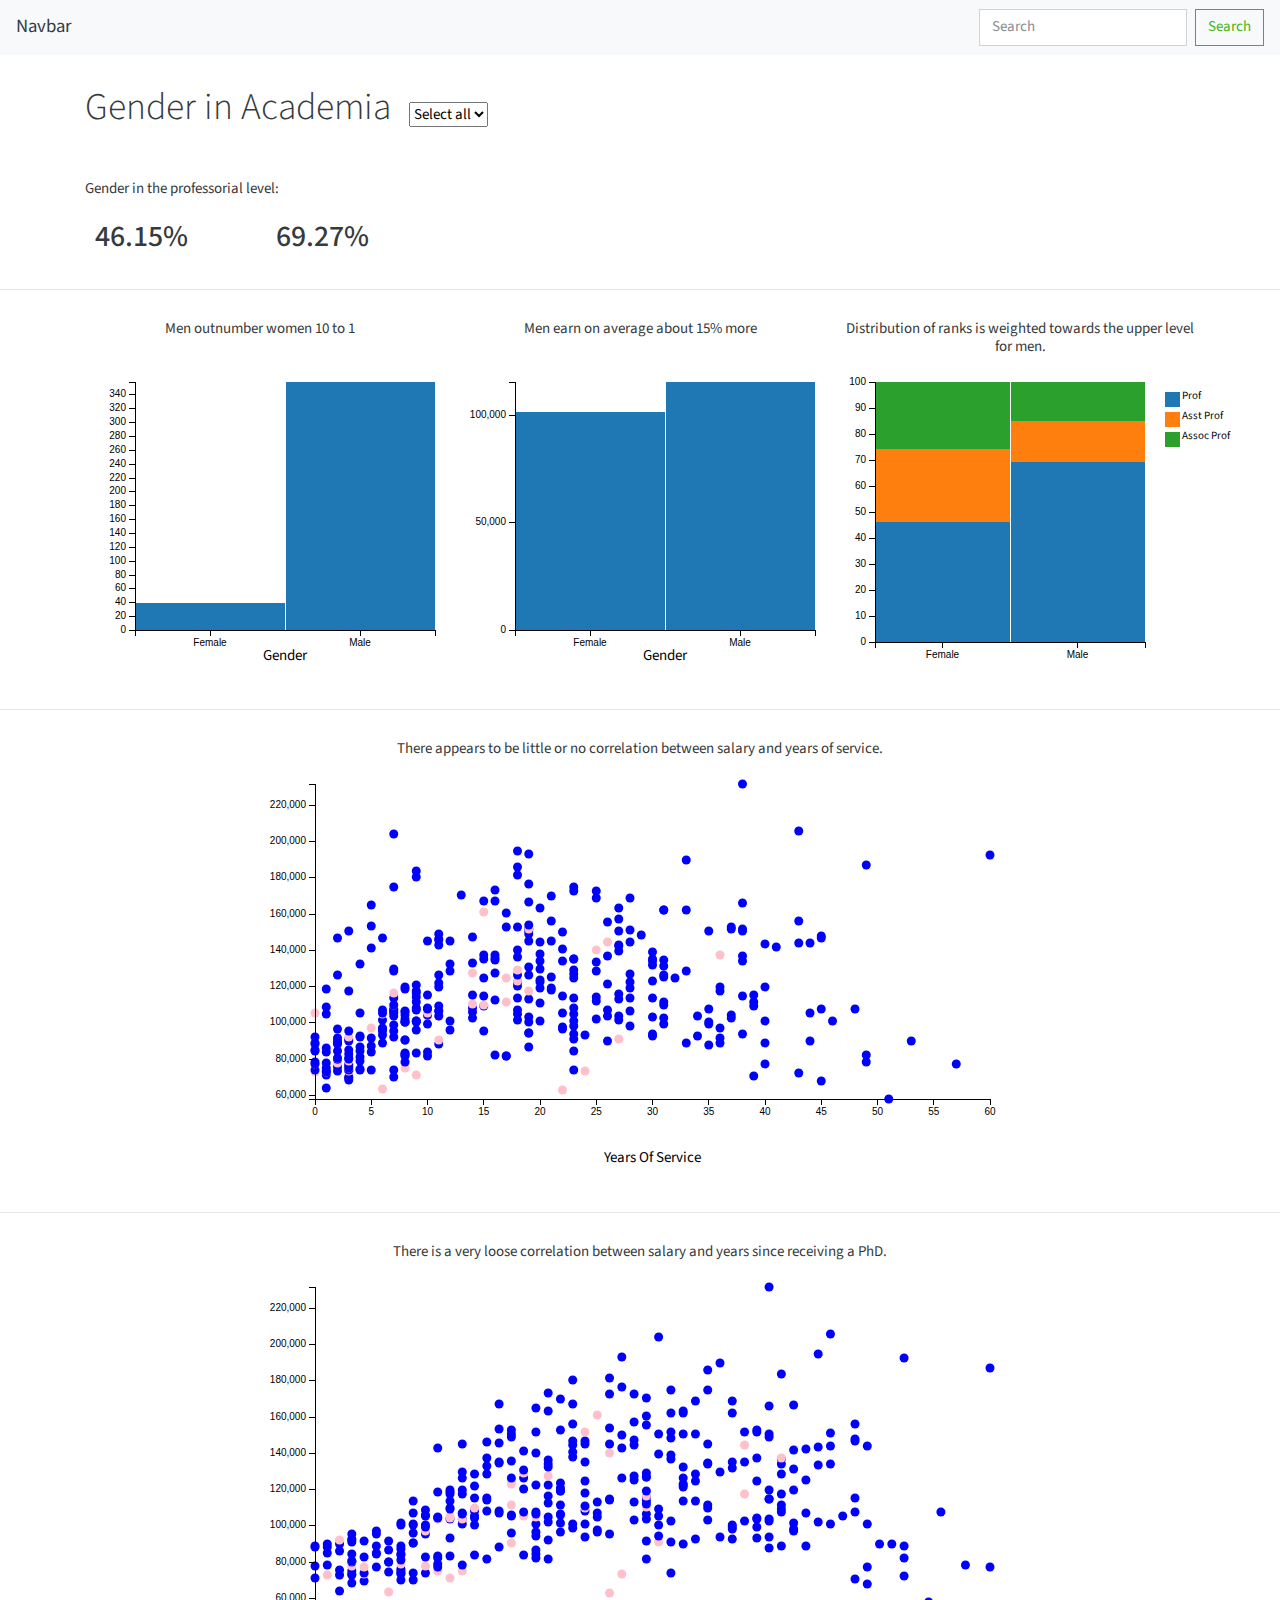
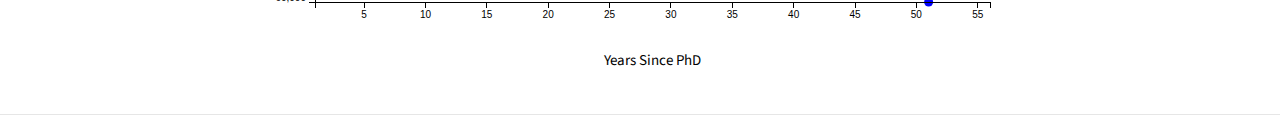
<file: index.html>
<!DOCTYPE html>
<html lang="en">
<head>
    <meta charset="UTF-8">
    <meta name="viewport" content="width=device-width, initial-scale=1.0">
    <meta http-equiv="X-UA-Compatible" content="ie=edge">
    <title>Gender In Academia</title>
    
    <link rel="stylesheet" href="Static/css/bootstrap.min.css" type="text/css" />
    <link rel="stylesheet" href="Static/css/dc.min.css" type="text/css" />
    <link rel="stylesheet" href="Static/css/style.css" type="text/css" />
    
    
    <script type="text/javascript" src="Static/js/d3.min.js"></script>
    <script type="text/javascript" src="Static/js/crossfilter.min.js"></script>
    <script type="text/javascript" src="Static/js/dc.min.js"></script>
    <script type="text/javascript" src="Static/js/queue.min.js"></script>
    <script type="text/javascript" src="Static/js/graph.js"></script>

</head>


<body>
  
    <nav class="navbar navbar-light bg-light justify-content-between">
  <a class="navbar-brand">Navbar</a>
  <form class="form-inline">
    <input class="form-control mr-sm-2" type="search" placeholder="Search" aria-label="Search">
    <button class="btn btn-outline-success my-2 my-sm-0" type="submit">Search</button>
  </form>
</nav>
    
   <main>
      <section class="section">
        <div class="container">
          
          <div class="row">
            <div class="col-xs-12 col-sm-12">
              <h1 class="section-heading">Gender in Academia</h1>
              <div id="discipline-selector"></div>
            </div>
          </div>

          <div class="row">
                    <div class="col-xs-12 col-sm-12">
                        <p class="section-paragraph">Gender in the professorial level:</p>
                    </div>

            <div class="col-xs-12 col-sm-6 col-lg-6">
                <i class="fa fa-female fa-gender" aria-hidden="true"></i> <span class="number-box" id="percent-of-women-professors"></span>
                <i class="fa fa-male fa-gender" aria-hidden="true"></i> <span class="number-box" id="percent-of-men-professors"></span>
            </div>  
          </div>
        </div>
    </section>


      <section class="section">
        <div class="container">
          
          <div class="row">
            <div class="col-xs-12 col-sm-4 text-center">
              <p class="section-paragraph">Men outnumber women 10 to 1</p>
              </div>
              <div class="col-xs-12 col-sm-4 text-center">
                <p class="section-paragraph">Men earn on average about 15% more</p>
              </div>
              <div class="col-xs-12 col-sm-4 text-center">
                            <p class="section-paragraph">Distribution of ranks is weighted towards the upper level for men.</p>           
                        </div>
            </div>

            <div class="row">
              <div class="col-xs-12 col-sm-4 text-center" id="gender-balance" class="custom-chart"></div>
              <div class="col-xs-12 col-sm-4 text-center" id="average-salary" class="custom-chart"></div>
              <div class="col-xs-12 col-sm-4 text-center" id="rank-distribution" class="custom-chart"></div>
            </div>
          </div>
        </section>

        <section class="section">
          <div class="container">
            
            <div class="row">
              <div class="col-xs-12 col-sm-12 text-center">
                <p class="section-paragraph">There appears to be little or no correlation between salary and years of service.</p>
            </div>

            <div class="col-xs-12 col-sm-12 text-center" id="service-salary">
                
            </div>
          </div>
        </div>
      </section>

      <section class="section">
        <div class="container">

          <div class="row">
            <div class="col-xs-12 col-sm-12 text-center">
              <p class="section-paragraph">There is a very loose correlation between salary and years since receiving a PhD.</p>
            </div>

            <div class="col-xs-12 col-sm-12 text-center" id="phd-salary"></div>
          </div>

        </div>
      </section>
    </main>
</body>
</html>
</file>
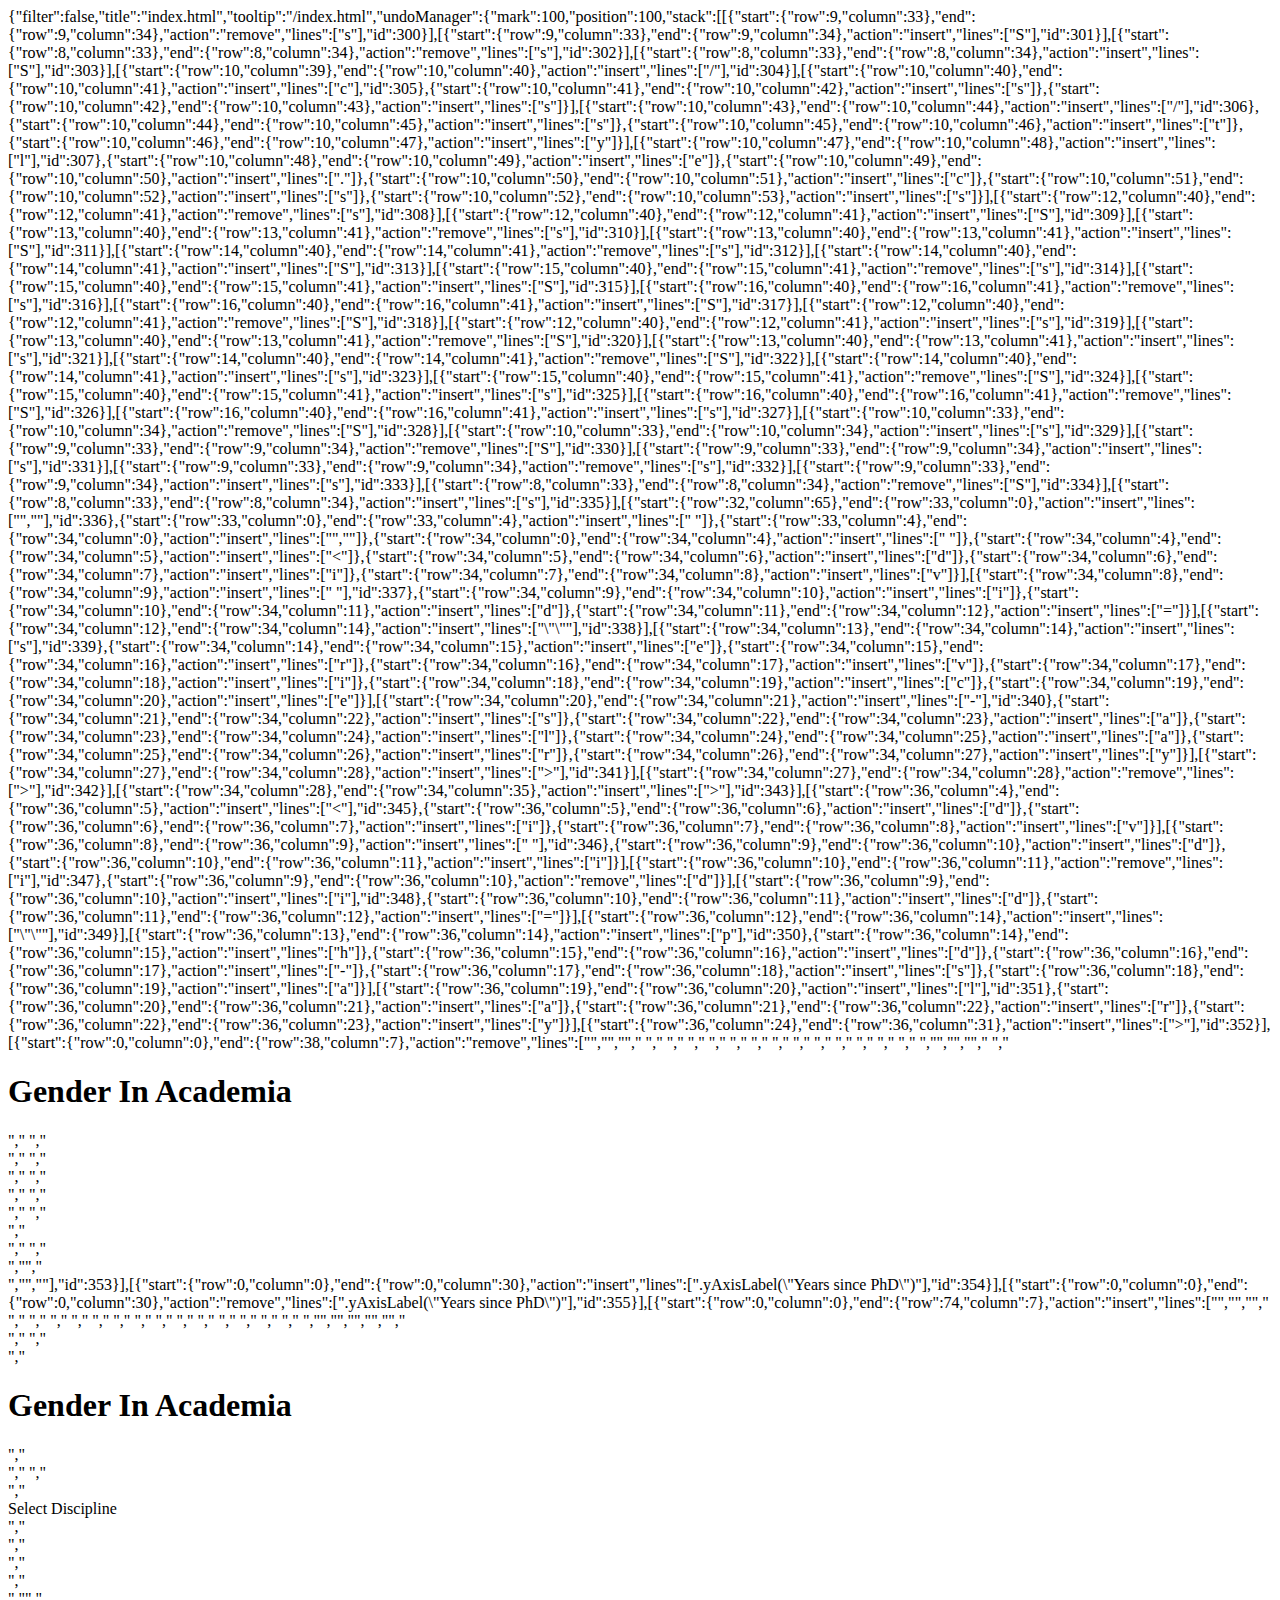
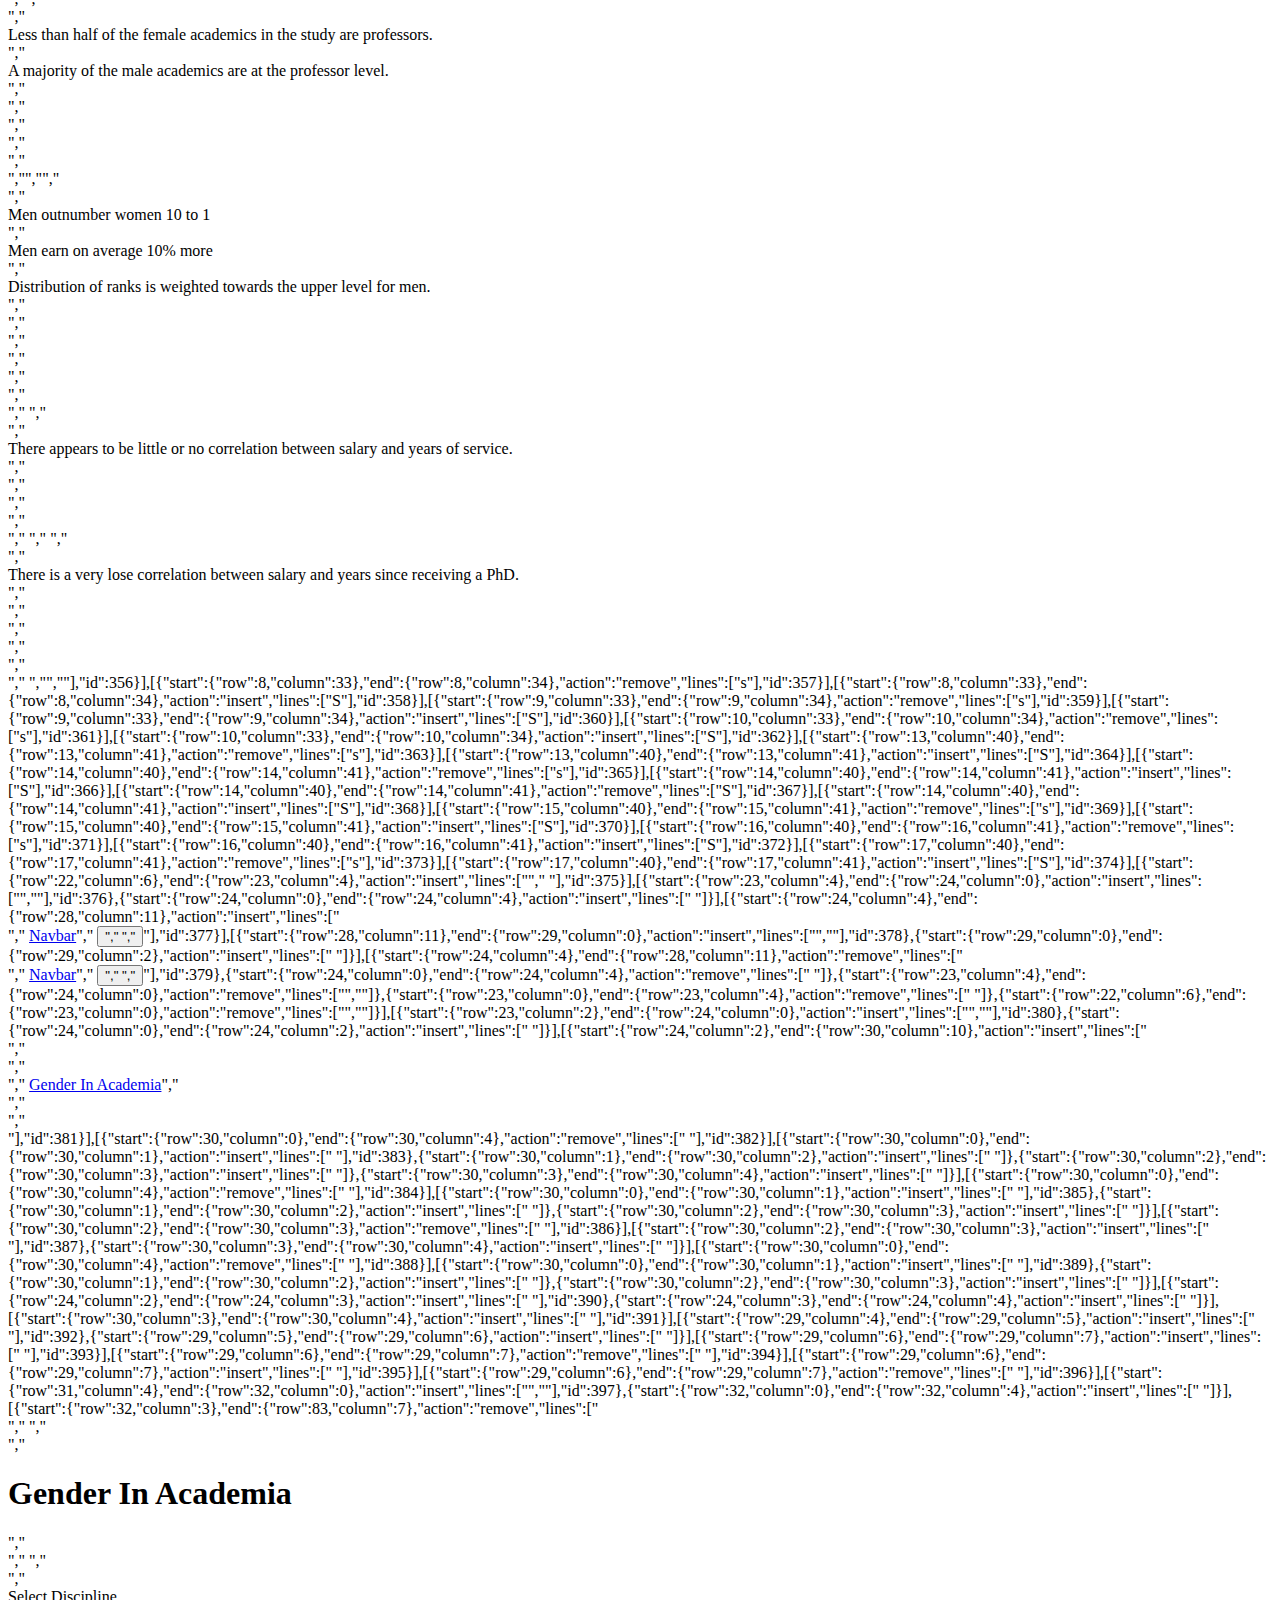
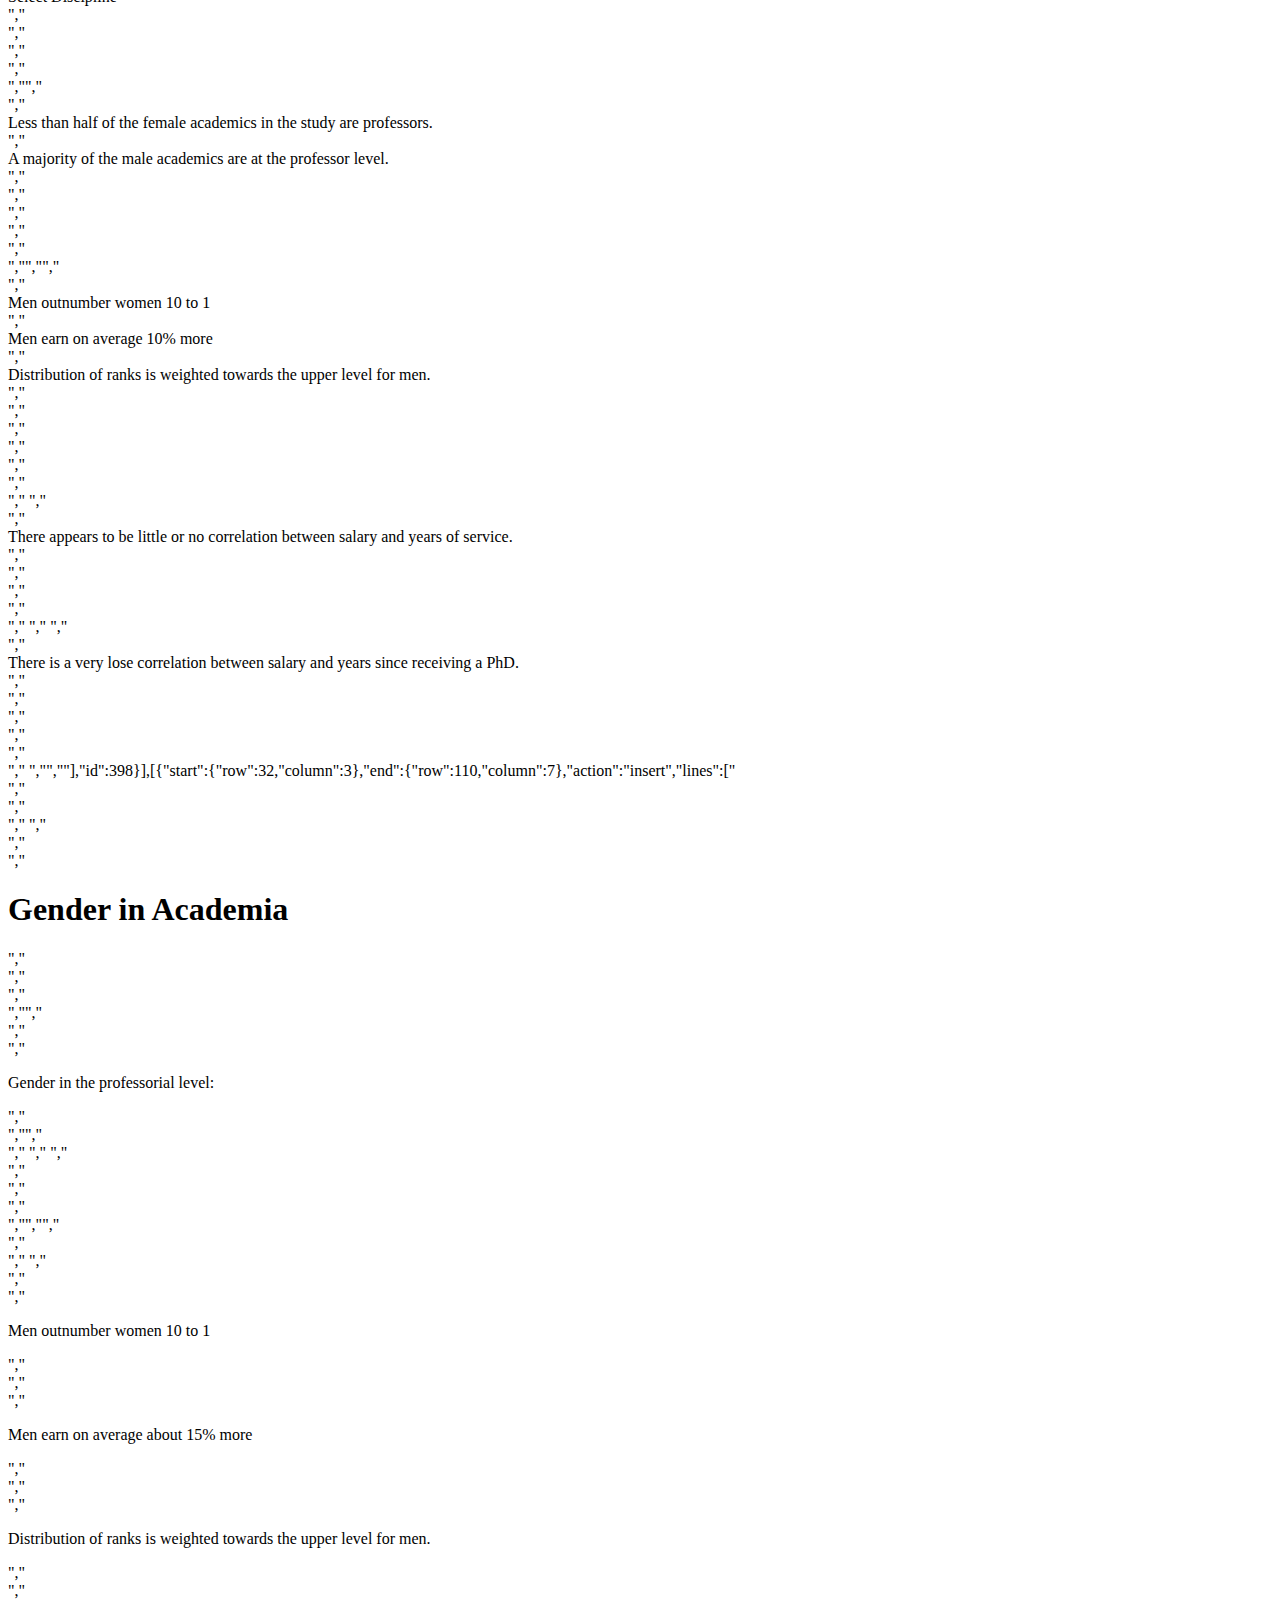
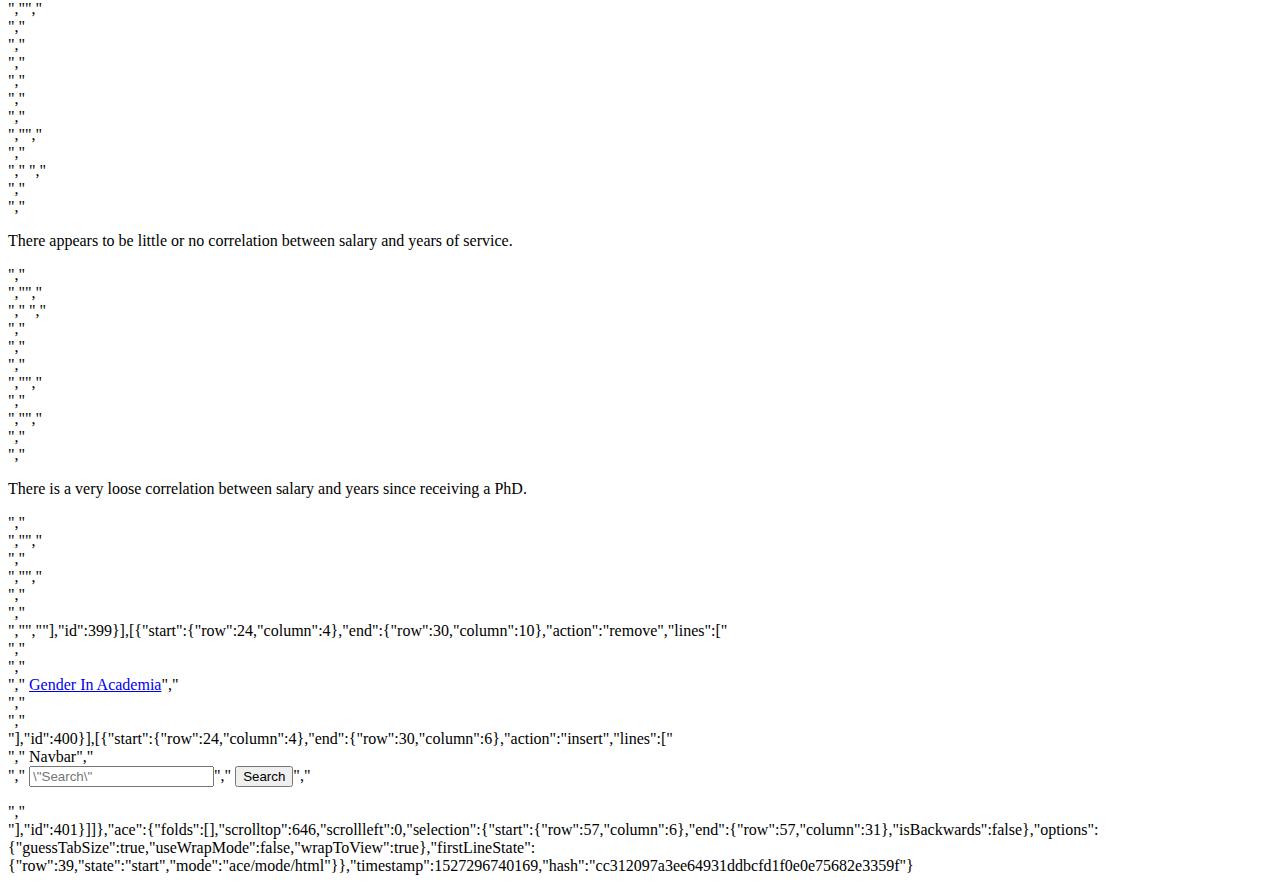
<file: .c9/metadata/environment/index.html>
{"filter":false,"title":"index.html","tooltip":"/index.html","undoManager":{"mark":100,"position":100,"stack":[[{"start":{"row":9,"column":33},"end":{"row":9,"column":34},"action":"remove","lines":["s"],"id":300}],[{"start":{"row":9,"column":33},"end":{"row":9,"column":34},"action":"insert","lines":["S"],"id":301}],[{"start":{"row":8,"column":33},"end":{"row":8,"column":34},"action":"remove","lines":["s"],"id":302}],[{"start":{"row":8,"column":33},"end":{"row":8,"column":34},"action":"insert","lines":["S"],"id":303}],[{"start":{"row":10,"column":39},"end":{"row":10,"column":40},"action":"insert","lines":["/"],"id":304}],[{"start":{"row":10,"column":40},"end":{"row":10,"column":41},"action":"insert","lines":["c"],"id":305},{"start":{"row":10,"column":41},"end":{"row":10,"column":42},"action":"insert","lines":["s"]},{"start":{"row":10,"column":42},"end":{"row":10,"column":43},"action":"insert","lines":["s"]}],[{"start":{"row":10,"column":43},"end":{"row":10,"column":44},"action":"insert","lines":["/"],"id":306},{"start":{"row":10,"column":44},"end":{"row":10,"column":45},"action":"insert","lines":["s"]},{"start":{"row":10,"column":45},"end":{"row":10,"column":46},"action":"insert","lines":["t"]},{"start":{"row":10,"column":46},"end":{"row":10,"column":47},"action":"insert","lines":["y"]}],[{"start":{"row":10,"column":47},"end":{"row":10,"column":48},"action":"insert","lines":["l"],"id":307},{"start":{"row":10,"column":48},"end":{"row":10,"column":49},"action":"insert","lines":["e"]},{"start":{"row":10,"column":49},"end":{"row":10,"column":50},"action":"insert","lines":["."]},{"start":{"row":10,"column":50},"end":{"row":10,"column":51},"action":"insert","lines":["c"]},{"start":{"row":10,"column":51},"end":{"row":10,"column":52},"action":"insert","lines":["s"]},{"start":{"row":10,"column":52},"end":{"row":10,"column":53},"action":"insert","lines":["s"]}],[{"start":{"row":12,"column":40},"end":{"row":12,"column":41},"action":"remove","lines":["s"],"id":308}],[{"start":{"row":12,"column":40},"end":{"row":12,"column":41},"action":"insert","lines":["S"],"id":309}],[{"start":{"row":13,"column":40},"end":{"row":13,"column":41},"action":"remove","lines":["s"],"id":310}],[{"start":{"row":13,"column":40},"end":{"row":13,"column":41},"action":"insert","lines":["S"],"id":311}],[{"start":{"row":14,"column":40},"end":{"row":14,"column":41},"action":"remove","lines":["s"],"id":312}],[{"start":{"row":14,"column":40},"end":{"row":14,"column":41},"action":"insert","lines":["S"],"id":313}],[{"start":{"row":15,"column":40},"end":{"row":15,"column":41},"action":"remove","lines":["s"],"id":314}],[{"start":{"row":15,"column":40},"end":{"row":15,"column":41},"action":"insert","lines":["S"],"id":315}],[{"start":{"row":16,"column":40},"end":{"row":16,"column":41},"action":"remove","lines":["s"],"id":316}],[{"start":{"row":16,"column":40},"end":{"row":16,"column":41},"action":"insert","lines":["S"],"id":317}],[{"start":{"row":12,"column":40},"end":{"row":12,"column":41},"action":"remove","lines":["S"],"id":318}],[{"start":{"row":12,"column":40},"end":{"row":12,"column":41},"action":"insert","lines":["s"],"id":319}],[{"start":{"row":13,"column":40},"end":{"row":13,"column":41},"action":"remove","lines":["S"],"id":320}],[{"start":{"row":13,"column":40},"end":{"row":13,"column":41},"action":"insert","lines":["s"],"id":321}],[{"start":{"row":14,"column":40},"end":{"row":14,"column":41},"action":"remove","lines":["S"],"id":322}],[{"start":{"row":14,"column":40},"end":{"row":14,"column":41},"action":"insert","lines":["s"],"id":323}],[{"start":{"row":15,"column":40},"end":{"row":15,"column":41},"action":"remove","lines":["S"],"id":324}],[{"start":{"row":15,"column":40},"end":{"row":15,"column":41},"action":"insert","lines":["s"],"id":325}],[{"start":{"row":16,"column":40},"end":{"row":16,"column":41},"action":"remove","lines":["S"],"id":326}],[{"start":{"row":16,"column":40},"end":{"row":16,"column":41},"action":"insert","lines":["s"],"id":327}],[{"start":{"row":10,"column":33},"end":{"row":10,"column":34},"action":"remove","lines":["S"],"id":328}],[{"start":{"row":10,"column":33},"end":{"row":10,"column":34},"action":"insert","lines":["s"],"id":329}],[{"start":{"row":9,"column":33},"end":{"row":9,"column":34},"action":"remove","lines":["S"],"id":330}],[{"start":{"row":9,"column":33},"end":{"row":9,"column":34},"action":"insert","lines":["s"],"id":331}],[{"start":{"row":9,"column":33},"end":{"row":9,"column":34},"action":"remove","lines":["s"],"id":332}],[{"start":{"row":9,"column":33},"end":{"row":9,"column":34},"action":"insert","lines":["s"],"id":333}],[{"start":{"row":8,"column":33},"end":{"row":8,"column":34},"action":"remove","lines":["S"],"id":334}],[{"start":{"row":8,"column":33},"end":{"row":8,"column":34},"action":"insert","lines":["s"],"id":335}],[{"start":{"row":32,"column":65},"end":{"row":33,"column":0},"action":"insert","lines":["",""],"id":336},{"start":{"row":33,"column":0},"end":{"row":33,"column":4},"action":"insert","lines":["    "]},{"start":{"row":33,"column":4},"end":{"row":34,"column":0},"action":"insert","lines":["",""]},{"start":{"row":34,"column":0},"end":{"row":34,"column":4},"action":"insert","lines":["    "]},{"start":{"row":34,"column":4},"end":{"row":34,"column":5},"action":"insert","lines":["<"]},{"start":{"row":34,"column":5},"end":{"row":34,"column":6},"action":"insert","lines":["d"]},{"start":{"row":34,"column":6},"end":{"row":34,"column":7},"action":"insert","lines":["i"]},{"start":{"row":34,"column":7},"end":{"row":34,"column":8},"action":"insert","lines":["v"]}],[{"start":{"row":34,"column":8},"end":{"row":34,"column":9},"action":"insert","lines":[" "],"id":337},{"start":{"row":34,"column":9},"end":{"row":34,"column":10},"action":"insert","lines":["i"]},{"start":{"row":34,"column":10},"end":{"row":34,"column":11},"action":"insert","lines":["d"]},{"start":{"row":34,"column":11},"end":{"row":34,"column":12},"action":"insert","lines":["="]}],[{"start":{"row":34,"column":12},"end":{"row":34,"column":14},"action":"insert","lines":["\"\""],"id":338}],[{"start":{"row":34,"column":13},"end":{"row":34,"column":14},"action":"insert","lines":["s"],"id":339},{"start":{"row":34,"column":14},"end":{"row":34,"column":15},"action":"insert","lines":["e"]},{"start":{"row":34,"column":15},"end":{"row":34,"column":16},"action":"insert","lines":["r"]},{"start":{"row":34,"column":16},"end":{"row":34,"column":17},"action":"insert","lines":["v"]},{"start":{"row":34,"column":17},"end":{"row":34,"column":18},"action":"insert","lines":["i"]},{"start":{"row":34,"column":18},"end":{"row":34,"column":19},"action":"insert","lines":["c"]},{"start":{"row":34,"column":19},"end":{"row":34,"column":20},"action":"insert","lines":["e"]}],[{"start":{"row":34,"column":20},"end":{"row":34,"column":21},"action":"insert","lines":["-"],"id":340},{"start":{"row":34,"column":21},"end":{"row":34,"column":22},"action":"insert","lines":["s"]},{"start":{"row":34,"column":22},"end":{"row":34,"column":23},"action":"insert","lines":["a"]},{"start":{"row":34,"column":23},"end":{"row":34,"column":24},"action":"insert","lines":["l"]},{"start":{"row":34,"column":24},"end":{"row":34,"column":25},"action":"insert","lines":["a"]},{"start":{"row":34,"column":25},"end":{"row":34,"column":26},"action":"insert","lines":["r"]},{"start":{"row":34,"column":26},"end":{"row":34,"column":27},"action":"insert","lines":["y"]}],[{"start":{"row":34,"column":27},"end":{"row":34,"column":28},"action":"insert","lines":[">"],"id":341}],[{"start":{"row":34,"column":27},"end":{"row":34,"column":28},"action":"remove","lines":[">"],"id":342}],[{"start":{"row":34,"column":28},"end":{"row":34,"column":35},"action":"insert","lines":["></div>"],"id":343}],[{"start":{"row":36,"column":4},"end":{"row":36,"column":5},"action":"insert","lines":["<"],"id":345},{"start":{"row":36,"column":5},"end":{"row":36,"column":6},"action":"insert","lines":["d"]},{"start":{"row":36,"column":6},"end":{"row":36,"column":7},"action":"insert","lines":["i"]},{"start":{"row":36,"column":7},"end":{"row":36,"column":8},"action":"insert","lines":["v"]}],[{"start":{"row":36,"column":8},"end":{"row":36,"column":9},"action":"insert","lines":[" "],"id":346},{"start":{"row":36,"column":9},"end":{"row":36,"column":10},"action":"insert","lines":["d"]},{"start":{"row":36,"column":10},"end":{"row":36,"column":11},"action":"insert","lines":["i"]}],[{"start":{"row":36,"column":10},"end":{"row":36,"column":11},"action":"remove","lines":["i"],"id":347},{"start":{"row":36,"column":9},"end":{"row":36,"column":10},"action":"remove","lines":["d"]}],[{"start":{"row":36,"column":9},"end":{"row":36,"column":10},"action":"insert","lines":["i"],"id":348},{"start":{"row":36,"column":10},"end":{"row":36,"column":11},"action":"insert","lines":["d"]},{"start":{"row":36,"column":11},"end":{"row":36,"column":12},"action":"insert","lines":["="]}],[{"start":{"row":36,"column":12},"end":{"row":36,"column":14},"action":"insert","lines":["\"\""],"id":349}],[{"start":{"row":36,"column":13},"end":{"row":36,"column":14},"action":"insert","lines":["p"],"id":350},{"start":{"row":36,"column":14},"end":{"row":36,"column":15},"action":"insert","lines":["h"]},{"start":{"row":36,"column":15},"end":{"row":36,"column":16},"action":"insert","lines":["d"]},{"start":{"row":36,"column":16},"end":{"row":36,"column":17},"action":"insert","lines":["-"]},{"start":{"row":36,"column":17},"end":{"row":36,"column":18},"action":"insert","lines":["s"]},{"start":{"row":36,"column":18},"end":{"row":36,"column":19},"action":"insert","lines":["a"]}],[{"start":{"row":36,"column":19},"end":{"row":36,"column":20},"action":"insert","lines":["l"],"id":351},{"start":{"row":36,"column":20},"end":{"row":36,"column":21},"action":"insert","lines":["a"]},{"start":{"row":36,"column":21},"end":{"row":36,"column":22},"action":"insert","lines":["r"]},{"start":{"row":36,"column":22},"end":{"row":36,"column":23},"action":"insert","lines":["y"]}],[{"start":{"row":36,"column":24},"end":{"row":36,"column":31},"action":"insert","lines":["></div>"],"id":352}],[{"start":{"row":0,"column":0},"end":{"row":38,"column":7},"action":"remove","lines":["<!DOCTYPE html>","<html lang=\"en\">","<head>","    <meta charset=\"UTF-8\">","    <meta name=\"viewport\" content=\"width=device-width, initial-scale=1.0\">","    <meta http-equiv=\"X-UA-Compatible\" content=\"ie=edge\">","    <title>Gender In Academia</title>","    ","    <link rel=\"stylesheet\" href=\"static/css/bootstrap.min.css\" type=\"text/css\" />","    <link rel=\"stylesheet\" href=\"static/css/dc.min.css\" type=\"text/css\" />","    <link rel=\"stylesheet\" href=\"static/css/style.css\" type=\"text/css\" />","    ","    <script type=\"text/javascript\" src=\"static/js/d3.min.js\"></script>","    <script type=\"text/javascript\" src=\"static/js/crossfilter.min.js\"></script>","    <script type=\"text/javascript\" src=\"static/js/dc.min.js\"></script>","    <script type=\"text/javascript\" src=\"static/js/queue.min.js\"></script>","    <script type=\"text/javascript\" src=\"static/js/graph.js\"></script>","","</head>","<body>","    ","    <h1>Gender In Academia</h1>","    ","    <div id=\"discipline-selector\"></div>","    ","    <div id=\"gender-balance\"></div>","    ","    <div id=\"average-salary\"></div>","    ","    <div id=\"rank-distribution\"></div>","    ","    <div class=\"number-box\" id=\"percent-of-women-professors\"></div>","    <div class=\"number-box\" id=\"percent-of-men-professors\"></div>","    ","    <div id=\"service-salary\"></div>","","    <div id=\"phd-salary\"></div>","</body>","</html>"],"id":353}],[{"start":{"row":0,"column":0},"end":{"row":0,"column":30},"action":"insert","lines":[".yAxisLabel(\"Years since PhD\")"],"id":354}],[{"start":{"row":0,"column":0},"end":{"row":0,"column":30},"action":"remove","lines":[".yAxisLabel(\"Years since PhD\")"],"id":355}],[{"start":{"row":0,"column":0},"end":{"row":74,"column":7},"action":"insert","lines":["<!DOCTYPE html>","<html lang=\"en\">","<head>","    <meta charset=\"UTF-8\">","    <meta name=\"viewport\" content=\"width=device-width, initial-scale=1.0\">","    <meta http-equiv=\"X-UA-Compatible\" content=\"ie=edge\">","    <title>Gender In Academia</title>","    ","    <link rel=\"stylesheet\" href=\"static/css/bootstrap.min.css\" type=\"text/css\" />","    <link rel=\"stylesheet\" href=\"static/css/dc.min.css\" type=\"text/css\" />","    <link rel=\"stylesheet\" href=\"static/css/style.css\" type=\"text/css\" />","    ","    ","    <script type=\"text/javascript\" src=\"static/js/d3.min.js\"></script>","    <script type=\"text/javascript\" src=\"static/js/crossfilter.min.js\"></script>","    <script type=\"text/javascript\" src=\"static/js/dc.min.js\"></script>","    <script type=\"text/javascript\" src=\"static/js/queue.min.js\"></script>","    <script type=\"text/javascript\" src=\"static/js/graph.js\"></script>","","</head>","","","<body>","    <div class=\"container\">","        ","        <div class=\"row\">","            <h1>Gender In Academia</h1>","        </div>","        ","        <div class=\"row\">","            <div class=\"col-md-offset-5\">Select Discipline</div>","        </div>","        <div class=\"row\">","            <div class=\"col-md-offset-5\" id=\"discipline-selector\"></div>","        </div>","","        <div class=\"row\">","            <div class=\"col-md-6\">Less than half of the female academics in the study are professors.</div>","            <div class=\"col-md-6\">A majority of the male academics are at the professor level.</div>","        </div>","        <div class=\"row\">","            <div class=\"col-md-6 number-box\" id=\"percent-of-women-professors\"></div>","            <div class=\"col-md-6 number-box\" id=\"percent-of-men-professors\"></div>","        </div>","","","        <div class=\"row\">","            <div class=\"col-md-4\">Men outnumber women 10 to 1</div>","            <div class=\"col-md-4\">Men earn on average 10% more</div>","            <div class=\"col-md-4\">Distribution of ranks is weighted towards the upper level for men.</div>","        </div>","        <div class=\"row\">","            <div class=\"col-md-4\" id=\"gender-balance\"></div>","            <div class=\"col-md-4\" id=\"average-salary\"></div>","            <div class=\"col-md-4\" id=\"rank-distribution\"></div>","        </div>","        ","        <div class=\"row\">","            <div class=\"col-md-offset-2\">There appears to be little or no correlation between salary and years of service.</div>","        </div>","        <div class=\"row\">","            <div class=\"col-md-offset-2\" id=\"service-salary\"></div>","        </div>","    ","    ","        <div class=\"row\">","            <div class=\"col-md-offset-2\">There is a very lose correlation between salary and years since receiving a PhD.</div>","        </div>","        <div class=\"row\">","            <div  class=\"col-md-offset-2\" id=\"phd-salary\"></div>","        </div>","    </div>","    ","</body>","</html>"],"id":356}],[{"start":{"row":8,"column":33},"end":{"row":8,"column":34},"action":"remove","lines":["s"],"id":357}],[{"start":{"row":8,"column":33},"end":{"row":8,"column":34},"action":"insert","lines":["S"],"id":358}],[{"start":{"row":9,"column":33},"end":{"row":9,"column":34},"action":"remove","lines":["s"],"id":359}],[{"start":{"row":9,"column":33},"end":{"row":9,"column":34},"action":"insert","lines":["S"],"id":360}],[{"start":{"row":10,"column":33},"end":{"row":10,"column":34},"action":"remove","lines":["s"],"id":361}],[{"start":{"row":10,"column":33},"end":{"row":10,"column":34},"action":"insert","lines":["S"],"id":362}],[{"start":{"row":13,"column":40},"end":{"row":13,"column":41},"action":"remove","lines":["s"],"id":363}],[{"start":{"row":13,"column":40},"end":{"row":13,"column":41},"action":"insert","lines":["S"],"id":364}],[{"start":{"row":14,"column":40},"end":{"row":14,"column":41},"action":"remove","lines":["s"],"id":365}],[{"start":{"row":14,"column":40},"end":{"row":14,"column":41},"action":"insert","lines":["S"],"id":366}],[{"start":{"row":14,"column":40},"end":{"row":14,"column":41},"action":"remove","lines":["S"],"id":367}],[{"start":{"row":14,"column":40},"end":{"row":14,"column":41},"action":"insert","lines":["S"],"id":368}],[{"start":{"row":15,"column":40},"end":{"row":15,"column":41},"action":"remove","lines":["s"],"id":369}],[{"start":{"row":15,"column":40},"end":{"row":15,"column":41},"action":"insert","lines":["S"],"id":370}],[{"start":{"row":16,"column":40},"end":{"row":16,"column":41},"action":"remove","lines":["s"],"id":371}],[{"start":{"row":16,"column":40},"end":{"row":16,"column":41},"action":"insert","lines":["S"],"id":372}],[{"start":{"row":17,"column":40},"end":{"row":17,"column":41},"action":"remove","lines":["s"],"id":373}],[{"start":{"row":17,"column":40},"end":{"row":17,"column":41},"action":"insert","lines":["S"],"id":374}],[{"start":{"row":22,"column":6},"end":{"row":23,"column":4},"action":"insert","lines":["","    "],"id":375}],[{"start":{"row":23,"column":4},"end":{"row":24,"column":0},"action":"insert","lines":["",""],"id":376},{"start":{"row":24,"column":0},"end":{"row":24,"column":4},"action":"insert","lines":["    "]}],[{"start":{"row":24,"column":4},"end":{"row":28,"column":11},"action":"insert","lines":["<nav class=\"navbar navbar-expand-lg navbar-dark bg-dark\">","  <a class=\"navbar-brand\" href=\"#\">Navbar</a>","  <button class=\"navbar-toggler\" type=\"button\" data-toggle=\"collapse\" data-target=\"#navbarColor02\" aria-controls=\"navbarColor02\" aria-expanded=\"false\" aria-label=\"Toggle navigation\">","    <span class=\"navbar-toggler-icon\"></span>","  </button>"],"id":377}],[{"start":{"row":28,"column":11},"end":{"row":29,"column":0},"action":"insert","lines":["",""],"id":378},{"start":{"row":29,"column":0},"end":{"row":29,"column":2},"action":"insert","lines":["  "]}],[{"start":{"row":24,"column":4},"end":{"row":28,"column":11},"action":"remove","lines":["<nav class=\"navbar navbar-expand-lg navbar-dark bg-dark\">","  <a class=\"navbar-brand\" href=\"#\">Navbar</a>","  <button class=\"navbar-toggler\" type=\"button\" data-toggle=\"collapse\" data-target=\"#navbarColor02\" aria-controls=\"navbarColor02\" aria-expanded=\"false\" aria-label=\"Toggle navigation\">","    <span class=\"navbar-toggler-icon\"></span>","  </button>"],"id":379},{"start":{"row":24,"column":0},"end":{"row":24,"column":4},"action":"remove","lines":["    "]},{"start":{"row":23,"column":4},"end":{"row":24,"column":0},"action":"remove","lines":["",""]},{"start":{"row":23,"column":0},"end":{"row":23,"column":4},"action":"remove","lines":["    "]},{"start":{"row":22,"column":6},"end":{"row":23,"column":0},"action":"remove","lines":["",""]}],[{"start":{"row":23,"column":2},"end":{"row":24,"column":0},"action":"insert","lines":["",""],"id":380},{"start":{"row":24,"column":0},"end":{"row":24,"column":2},"action":"insert","lines":["  "]}],[{"start":{"row":24,"column":2},"end":{"row":30,"column":10},"action":"insert","lines":["<nav class=\"navbar navbar-default\">","      <div class=\"container-fluid\">","        <div class=\"navbar-header\">","          <a class=\"navbar-brand\" href=\"#\">Gender In Academia</a>","        </div>","    </div>","    </nav>"],"id":381}],[{"start":{"row":30,"column":0},"end":{"row":30,"column":4},"action":"remove","lines":["    "],"id":382}],[{"start":{"row":30,"column":0},"end":{"row":30,"column":1},"action":"insert","lines":[" "],"id":383},{"start":{"row":30,"column":1},"end":{"row":30,"column":2},"action":"insert","lines":[" "]},{"start":{"row":30,"column":2},"end":{"row":30,"column":3},"action":"insert","lines":[" "]},{"start":{"row":30,"column":3},"end":{"row":30,"column":4},"action":"insert","lines":[" "]}],[{"start":{"row":30,"column":0},"end":{"row":30,"column":4},"action":"remove","lines":["    "],"id":384}],[{"start":{"row":30,"column":0},"end":{"row":30,"column":1},"action":"insert","lines":[" "],"id":385},{"start":{"row":30,"column":1},"end":{"row":30,"column":2},"action":"insert","lines":[" "]},{"start":{"row":30,"column":2},"end":{"row":30,"column":3},"action":"insert","lines":[" "]}],[{"start":{"row":30,"column":2},"end":{"row":30,"column":3},"action":"remove","lines":[" "],"id":386}],[{"start":{"row":30,"column":2},"end":{"row":30,"column":3},"action":"insert","lines":[" "],"id":387},{"start":{"row":30,"column":3},"end":{"row":30,"column":4},"action":"insert","lines":[" "]}],[{"start":{"row":30,"column":0},"end":{"row":30,"column":4},"action":"remove","lines":["    "],"id":388}],[{"start":{"row":30,"column":0},"end":{"row":30,"column":1},"action":"insert","lines":[" "],"id":389},{"start":{"row":30,"column":1},"end":{"row":30,"column":2},"action":"insert","lines":[" "]},{"start":{"row":30,"column":2},"end":{"row":30,"column":3},"action":"insert","lines":[" "]}],[{"start":{"row":24,"column":2},"end":{"row":24,"column":3},"action":"insert","lines":[" "],"id":390},{"start":{"row":24,"column":3},"end":{"row":24,"column":4},"action":"insert","lines":[" "]}],[{"start":{"row":30,"column":3},"end":{"row":30,"column":4},"action":"insert","lines":[" "],"id":391}],[{"start":{"row":29,"column":4},"end":{"row":29,"column":5},"action":"insert","lines":[" "],"id":392},{"start":{"row":29,"column":5},"end":{"row":29,"column":6},"action":"insert","lines":[" "]}],[{"start":{"row":29,"column":6},"end":{"row":29,"column":7},"action":"insert","lines":[" "],"id":393}],[{"start":{"row":29,"column":6},"end":{"row":29,"column":7},"action":"remove","lines":[" "],"id":394}],[{"start":{"row":29,"column":6},"end":{"row":29,"column":7},"action":"insert","lines":[" "],"id":395}],[{"start":{"row":29,"column":6},"end":{"row":29,"column":7},"action":"remove","lines":[" "],"id":396}],[{"start":{"row":31,"column":4},"end":{"row":32,"column":0},"action":"insert","lines":["",""],"id":397},{"start":{"row":32,"column":0},"end":{"row":32,"column":4},"action":"insert","lines":["    "]}],[{"start":{"row":32,"column":3},"end":{"row":83,"column":7},"action":"remove","lines":[" <div class=\"container\">","        ","        <div class=\"row\">","            <h1>Gender In Academia</h1>","        </div>","        ","        <div class=\"row\">","            <div class=\"col-md-offset-5\">Select Discipline</div>","        </div>","        <div class=\"row\">","            <div class=\"col-md-offset-5\" id=\"discipline-selector\"></div>","        </div>","","        <div class=\"row\">","            <div class=\"col-md-6\">Less than half of the female academics in the study are professors.</div>","            <div class=\"col-md-6\">A majority of the male academics are at the professor level.</div>","        </div>","        <div class=\"row\">","            <div class=\"col-md-6 number-box\" id=\"percent-of-women-professors\"></div>","            <div class=\"col-md-6 number-box\" id=\"percent-of-men-professors\"></div>","        </div>","","","        <div class=\"row\">","            <div class=\"col-md-4\">Men outnumber women 10 to 1</div>","            <div class=\"col-md-4\">Men earn on average 10% more</div>","            <div class=\"col-md-4\">Distribution of ranks is weighted towards the upper level for men.</div>","        </div>","        <div class=\"row\">","            <div class=\"col-md-4\" id=\"gender-balance\"></div>","            <div class=\"col-md-4\" id=\"average-salary\"></div>","            <div class=\"col-md-4\" id=\"rank-distribution\"></div>","        </div>","        ","        <div class=\"row\">","            <div class=\"col-md-offset-2\">There appears to be little or no correlation between salary and years of service.</div>","        </div>","        <div class=\"row\">","            <div class=\"col-md-offset-2\" id=\"service-salary\"></div>","        </div>","    ","    ","        <div class=\"row\">","            <div class=\"col-md-offset-2\">There is a very lose correlation between salary and years since receiving a PhD.</div>","        </div>","        <div class=\"row\">","            <div  class=\"col-md-offset-2\" id=\"phd-salary\"></div>","        </div>","    </div>","    ","</body>","</html>"],"id":398}],[{"start":{"row":32,"column":3},"end":{"row":110,"column":7},"action":"insert","lines":["<main>","      <section class=\"section\">","        <div class=\"container\">","          ","          <div class=\"row\">","            <div class=\"col-xs-12 col-sm-12\">","              <h1 class=\"section-heading\">Gender in Academia</h1>","              <div id=\"discipline-selector\"></div>","            </div>","          </div>","","          <div class=\"row\">","                    <div class=\"col-xs-12 col-sm-12\">","                        <p class=\"section-paragraph\">Gender in the professorial level:</p>","                    </div>","","            <div class=\"col-xs-12 col-sm-6 col-lg-6\">","                <i class=\"fa fa-female fa-gender\" aria-hidden=\"true\"></i> <span class=\"number-box\" id=\"percent-of-women-professors\"></span>","                <i class=\"fa fa-male fa-gender\" aria-hidden=\"true\"></i> <span class=\"number-box\" id=\"percent-of-men-professors\"></span>","            </div>  ","          </div>","        </div>","    </section>","","","      <section class=\"section\">","        <div class=\"container\">","          ","          <div class=\"row\">","            <div class=\"col-xs-12 col-sm-4 text-center\">","              <p class=\"section-paragraph\">Men outnumber women 10 to 1</p>","              </div>","              <div class=\"col-xs-12 col-sm-4 text-center\">","                <p class=\"section-paragraph\">Men earn on average about 15% more</p>","              </div>","              <div class=\"col-xs-12 col-sm-4 text-center\">","                            <p class=\"section-paragraph\">Distribution of ranks is weighted towards the upper level for men.</p>           ","                        </div>","            </div>","","            <div class=\"row\">","              <div class=\"col-xs-12 col-sm-4 text-center\" id=\"gender-balance\" class=\"custom-chart\"></div>","              <div class=\"col-xs-12 col-sm-4 text-center\" id=\"average-salary\" class=\"custom-chart\"></div>","              <div class=\"col-xs-12 col-sm-4 text-center\" id=\"rank-distribution\" class=\"custom-chart\"></div>","            </div>","          </div>","        </section>","","        <section class=\"section\">","          <div class=\"container\">","            ","            <div class=\"row\">","              <div class=\"col-xs-12 col-sm-12 text-center\">","                <p class=\"section-paragraph\">There appears to be little or no correlation between salary and years of service.</p>","            </div>","","            <div class=\"col-xs-12 col-sm-12 text-center\" id=\"service-salary\">","                ","            </div>","          </div>","        </div>","      </section>","","      <section class=\"section\">","        <div class=\"container\">","","          <div class=\"row\">","            <div class=\"col-xs-12 col-sm-12 text-center\">","              <p class=\"section-paragraph\">There is a very loose correlation between salary and years since receiving a PhD.</p>","            </div>","","            <div class=\"col-xs-12 col-sm-12 text-center\" id=\"phd-salary\"></div>","          </div>","","        </div>","      </section>","    </main>","</body>","</html>"],"id":399}],[{"start":{"row":24,"column":4},"end":{"row":30,"column":10},"action":"remove","lines":["<nav class=\"navbar navbar-default\">","      <div class=\"container-fluid\">","        <div class=\"navbar-header\">","          <a class=\"navbar-brand\" href=\"#\">Gender In Academia</a>","        </div>","      </div>","    </nav>"],"id":400}],[{"start":{"row":24,"column":4},"end":{"row":30,"column":6},"action":"insert","lines":["<nav class=\"navbar navbar-light bg-light justify-content-between\">","  <a class=\"navbar-brand\">Navbar</a>","  <form class=\"form-inline\">","    <input class=\"form-control mr-sm-2\" type=\"search\" placeholder=\"Search\" aria-label=\"Search\">","    <button class=\"btn btn-outline-success my-2 my-sm-0\" type=\"submit\">Search</button>","  </form>","</nav>"],"id":401}]]},"ace":{"folds":[],"scrolltop":646,"scrollleft":0,"selection":{"start":{"row":57,"column":6},"end":{"row":57,"column":31},"isBackwards":false},"options":{"guessTabSize":true,"useWrapMode":false,"wrapToView":true},"firstLineState":{"row":39,"state":"start","mode":"ace/mode/html"}},"timestamp":1527296740169,"hash":"cc312097a3ee64931ddbcfd1f0e0e75682e3359f"}
</file>
<file: Static/css/style.css>
.navbar-default {
	background-image: none;
	margin-bottom: 0;
	background-color: black;

	
}

.section-heading, #discipline-selector {
	display: inline-block;	
	float: none;
	margin: 0;
}

.section-heading {
	margin-bottom: 50px;
}

#discipline-selector {
	margin-left: 15px;
}

.number-box {
	margin-right: 75px;
}

.number-box, .fa.fa-gender {
    font-size: 30px;
    font-weight: 500;
}

.fa-gender {
	margin-right: 10px;
}

.custom-chart {
	margin-bottom: 40px;
}

.section {
	border-bottom: 1px solid #e6e6e6;
	padding: 30px 0;
}

.section-paragraph {
	line-height: 1.2;
}
</file>
<file: Static/css/dc.min.css>
.dc-chart .box text,.dc-chart g.axis text{-webkit-touch-callout:none;-khtml-user-select:none;pointer-events:none}.dc-chart path.dc-symbol,.dc-legend g.dc-legend-item.fadeout{fill-opacity:.5;stroke-opacity:.5}div.dc-chart{float:left}.dc-chart rect.bar{stroke:none;cursor:pointer}.dc-chart rect.bar:hover{fill-opacity:.5}.dc-chart rect.deselected{stroke:none;fill:#ccc}.dc-chart .pie-slice{fill:#fff;font-size:12px;cursor:pointer}.dc-chart .pie-slice.external{fill:#000}.dc-chart .pie-slice :hover,.dc-chart .pie-slice.highlight{fill-opacity:.8}.dc-chart .pie-path{fill:none;stroke-width:2px;stroke:#000;opacity:.4}.dc-chart .selected circle,.dc-chart .selected path{stroke-width:3;stroke:#ccc;fill-opacity:1}.dc-chart .deselected circle,.dc-chart .deselected path{stroke:none;fill-opacity:.5;fill:#ccc}.dc-chart .axis line,.dc-chart .axis path{fill:none;stroke:#000;shape-rendering:crispEdges}.dc-chart .axis text{font:10px sans-serif}.dc-chart .axis .grid-line,.dc-chart .axis .grid-line line,.dc-chart .grid-line,.dc-chart .grid-line line{fill:none;stroke:#ccc;opacity:.5;shape-rendering:crispEdges}.dc-chart .brush rect.background{z-index:-999}.dc-chart .brush rect.extent{fill:#4682b4;fill-opacity:.125}.dc-chart .brush .resize path{fill:#eee;stroke:#666}.dc-chart path.line{fill:none;stroke-width:1.5px}.dc-chart path.area{fill-opacity:.3;stroke:none}.dc-chart path.highlight{stroke-width:3;fill-opacity:1;stroke-opacity:1}.dc-chart g.state{cursor:pointer}.dc-chart g.state :hover{fill-opacity:.8}.dc-chart g.state path{stroke:#fff}.dc-chart g.deselected path{fill:grey}.dc-chart g.deselected text{display:none}.dc-chart g.row rect{fill-opacity:.8;cursor:pointer}.dc-chart g.row rect:hover{fill-opacity:.6}.dc-chart g.row text{fill:#fff;font-size:12px;cursor:pointer}.dc-chart g.dc-tooltip path{fill:none;stroke:grey;stroke-opacity:.8}.dc-chart g.county path{stroke:#fff;fill:none}.dc-chart g.debug rect{fill:#00f;fill-opacity:.2}.dc-chart g.axis text{-webkit-user-select:none;-moz-user-select:none;-ms-user-select:none;user-select:none}.dc-chart .node{font-size:.7em;cursor:pointer}.dc-chart .node :hover{fill-opacity:.8}.dc-chart .bubble{stroke:none;fill-opacity:.6}.dc-chart .highlight{fill-opacity:1;stroke-opacity:1}.dc-chart .fadeout{fill-opacity:.2;stroke-opacity:.2}.dc-chart .box text{font:10px sans-serif;-webkit-user-select:none;-moz-user-select:none;-ms-user-select:none;user-select:none}.dc-chart .box circle,.dc-chart .box line{fill:#fff}.dc-chart .box circle,.dc-chart .box line,.dc-chart .box rect{stroke:#000;stroke-width:1.5px}.dc-chart .box .center{stroke-dasharray:3,3}.dc-chart .box .outlier{fill:none;stroke:#ccc}.dc-chart .symbol,.dc-chart circle.dot{stroke:none}.dc-chart .box.deselected{opacity:.5}.dc-chart .box.deselected .box{fill:#ccc}.dc-chart .heatmap .box-group.deselected rect{stroke:none;fill-opacity:.5;fill:#ccc}.dc-chart .heatmap g.axis text{pointer-events:all;cursor:pointer}.dc-chart .empty-chart .pie-slice{cursor:default}.dc-chart .empty-chart .pie-slice path{fill:#fee;cursor:default}.dc-data-count{float:right;margin-top:15px;margin-right:15px}.dc-data-count .filter-count,.dc-data-count .total-count{color:#3182bd;font-weight:700}.dc-legend{font-size:11px}.dc-legend .dc-legend-item{cursor:pointer}.dc-hard .number-display{float:none}
</file>
